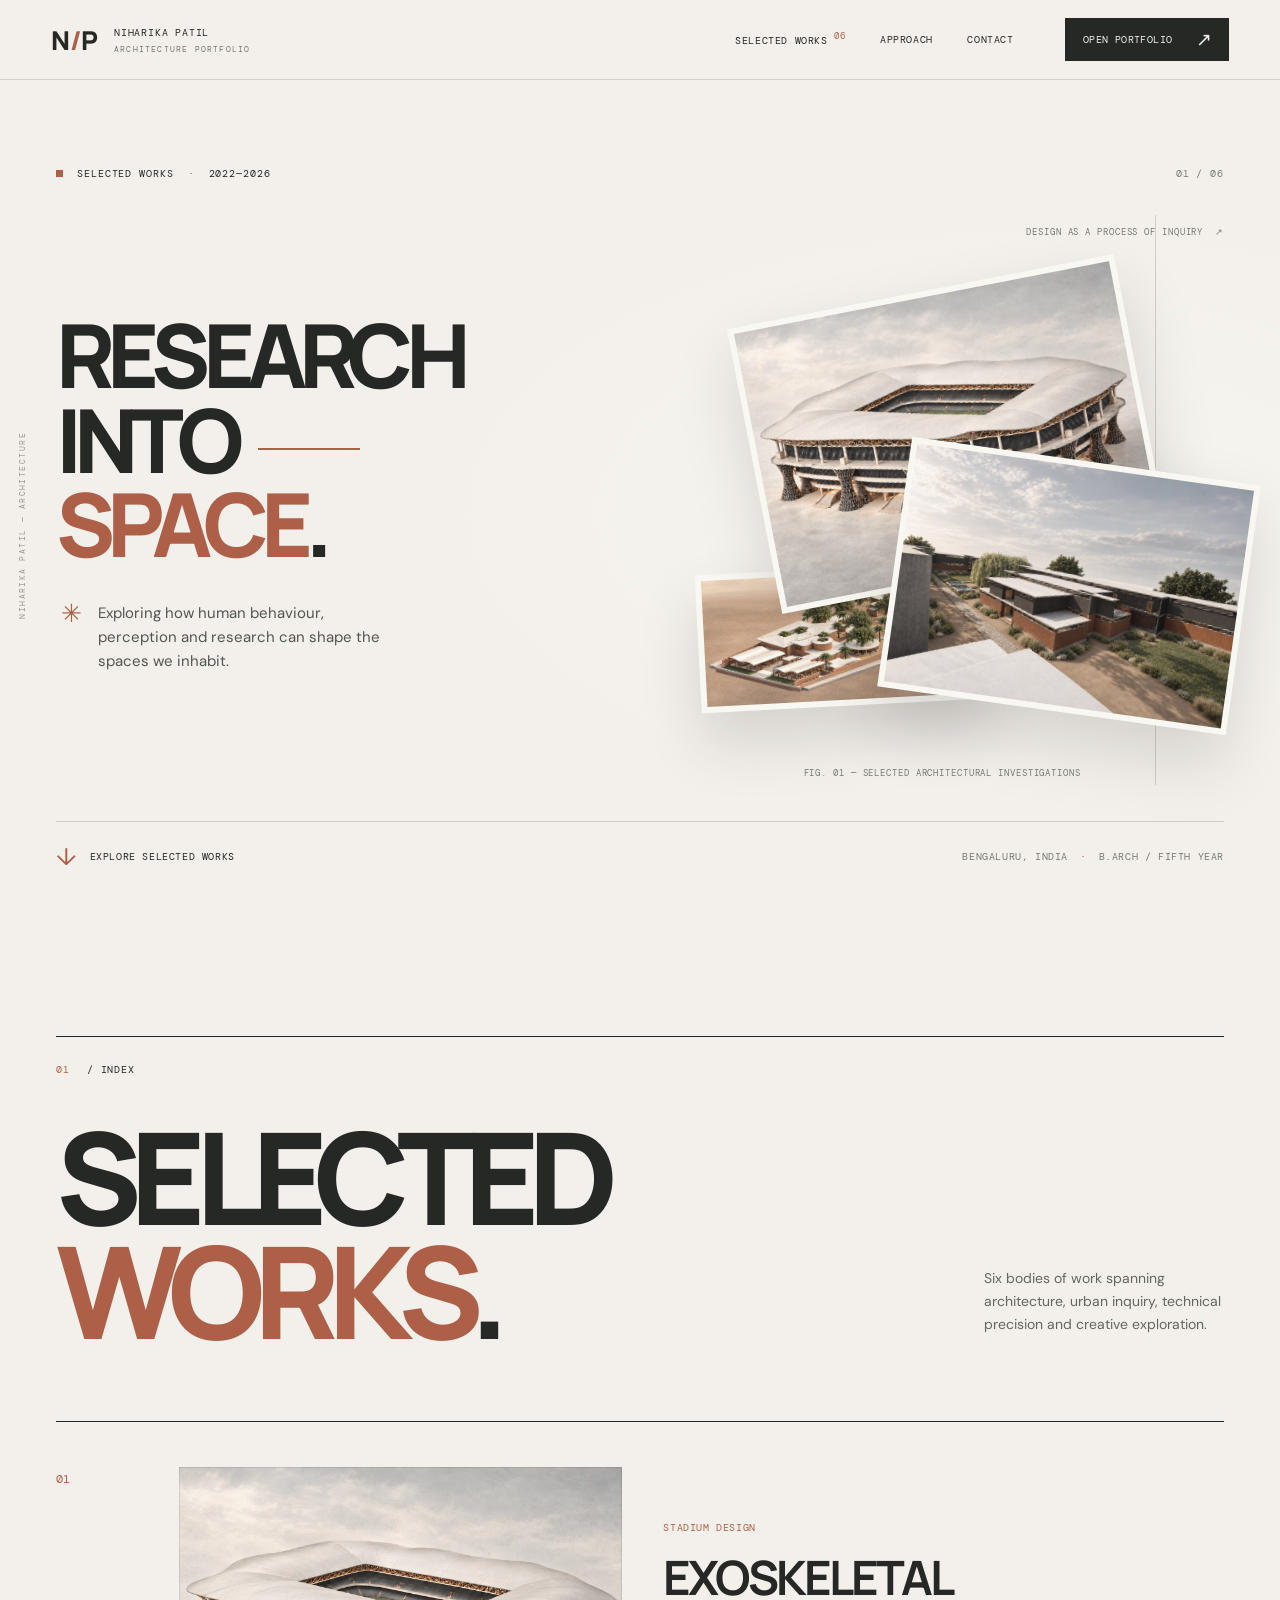
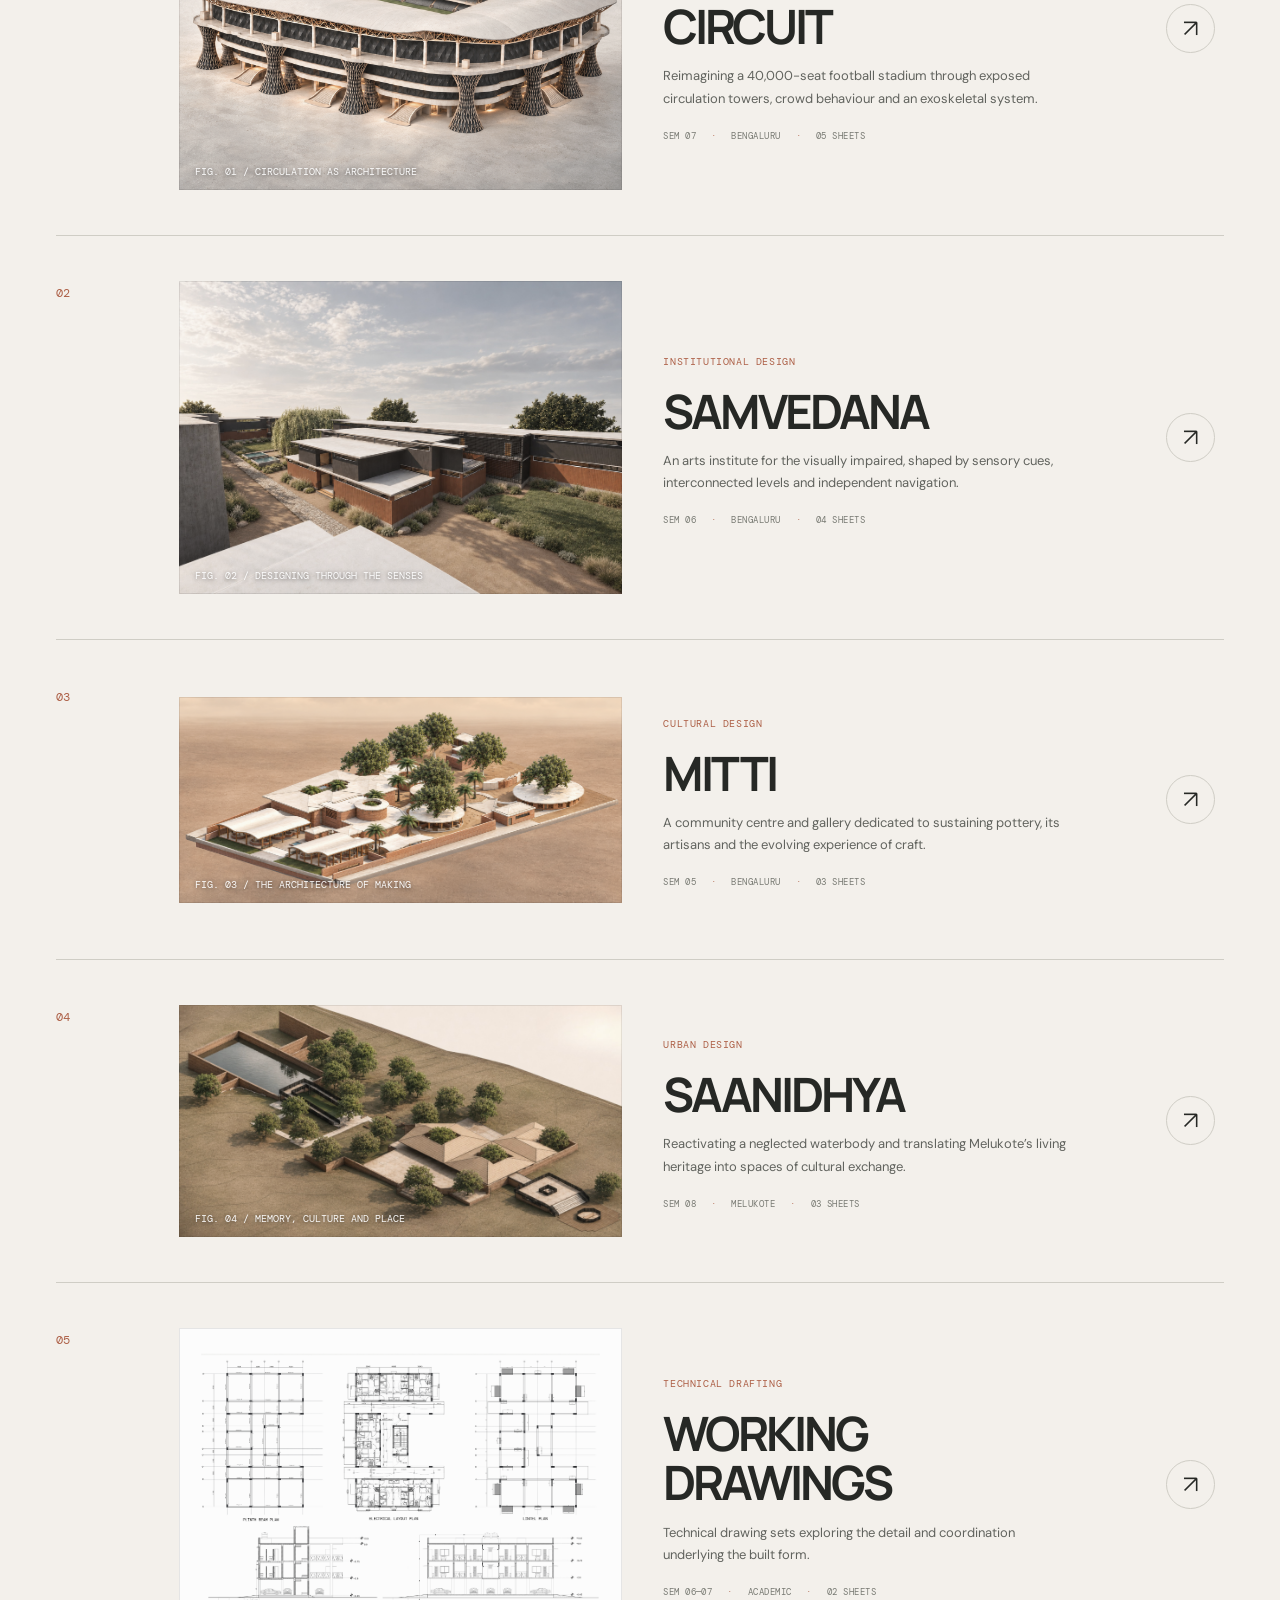
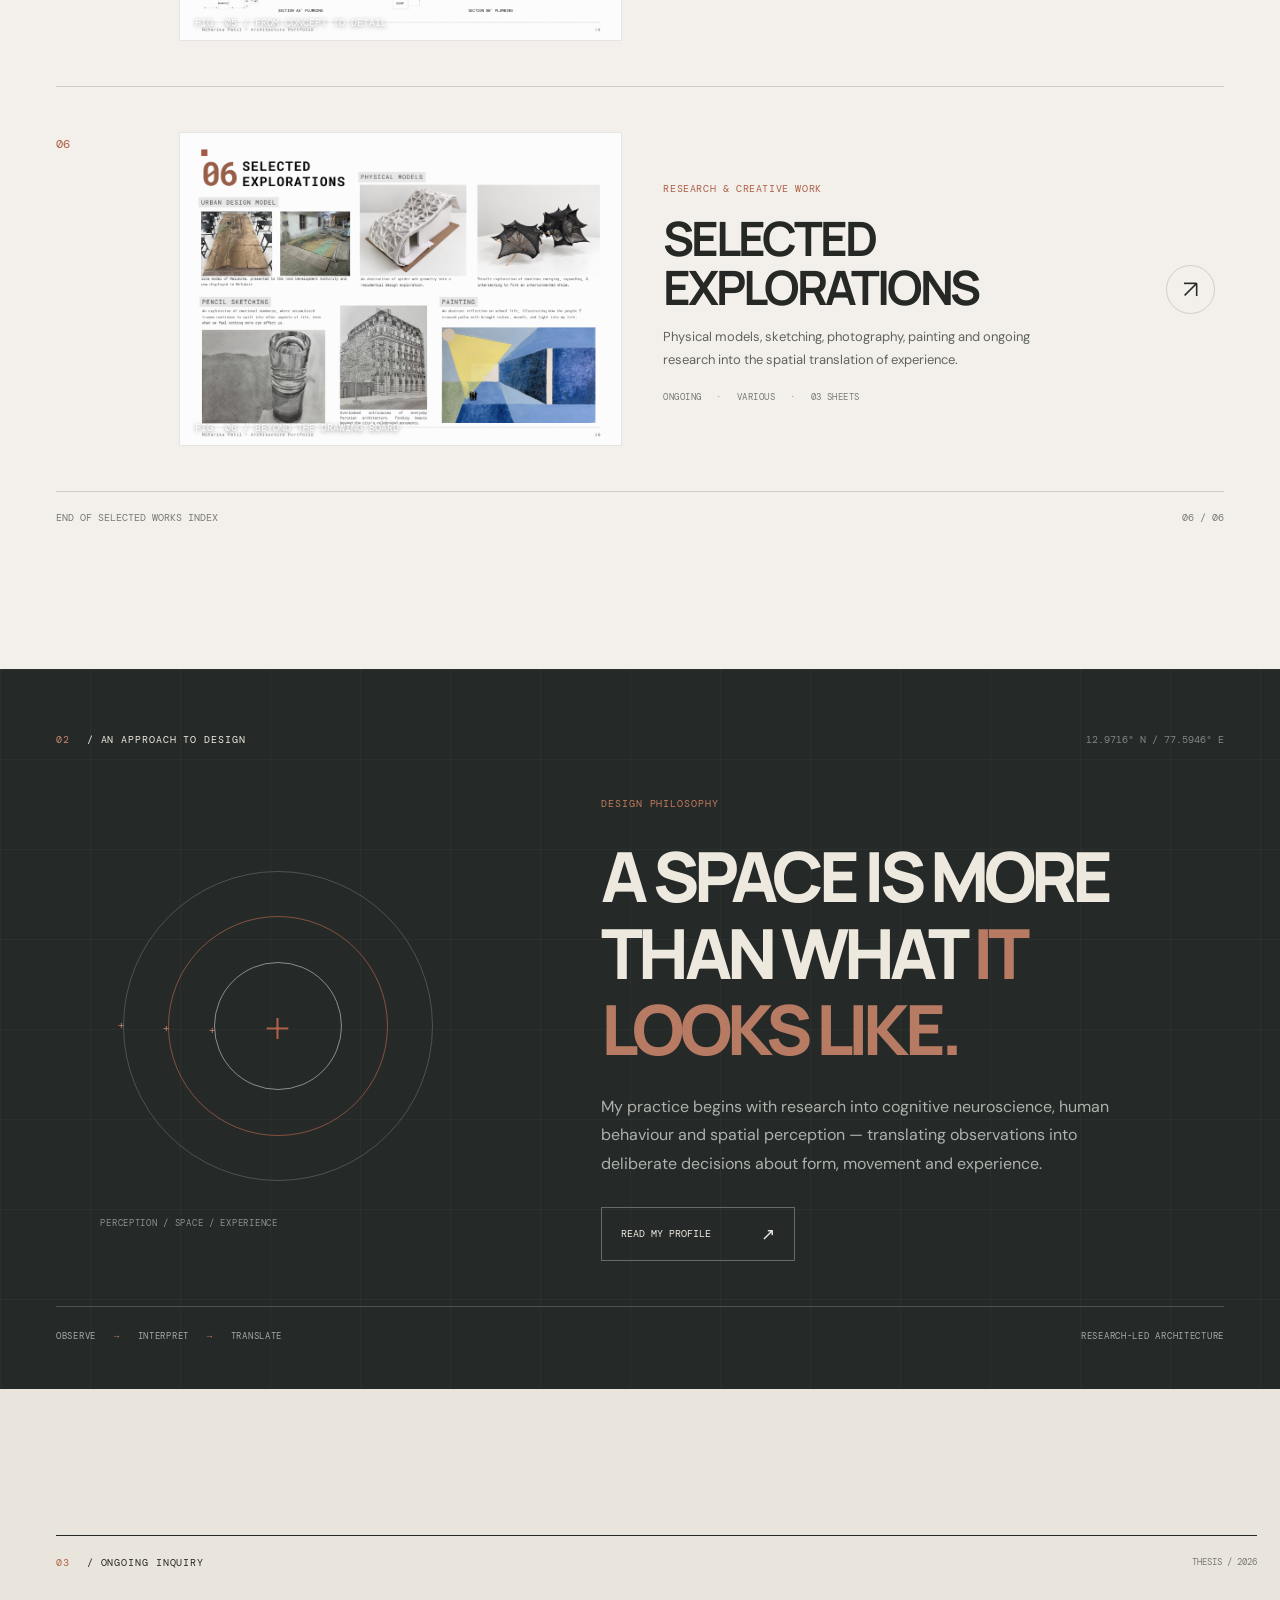
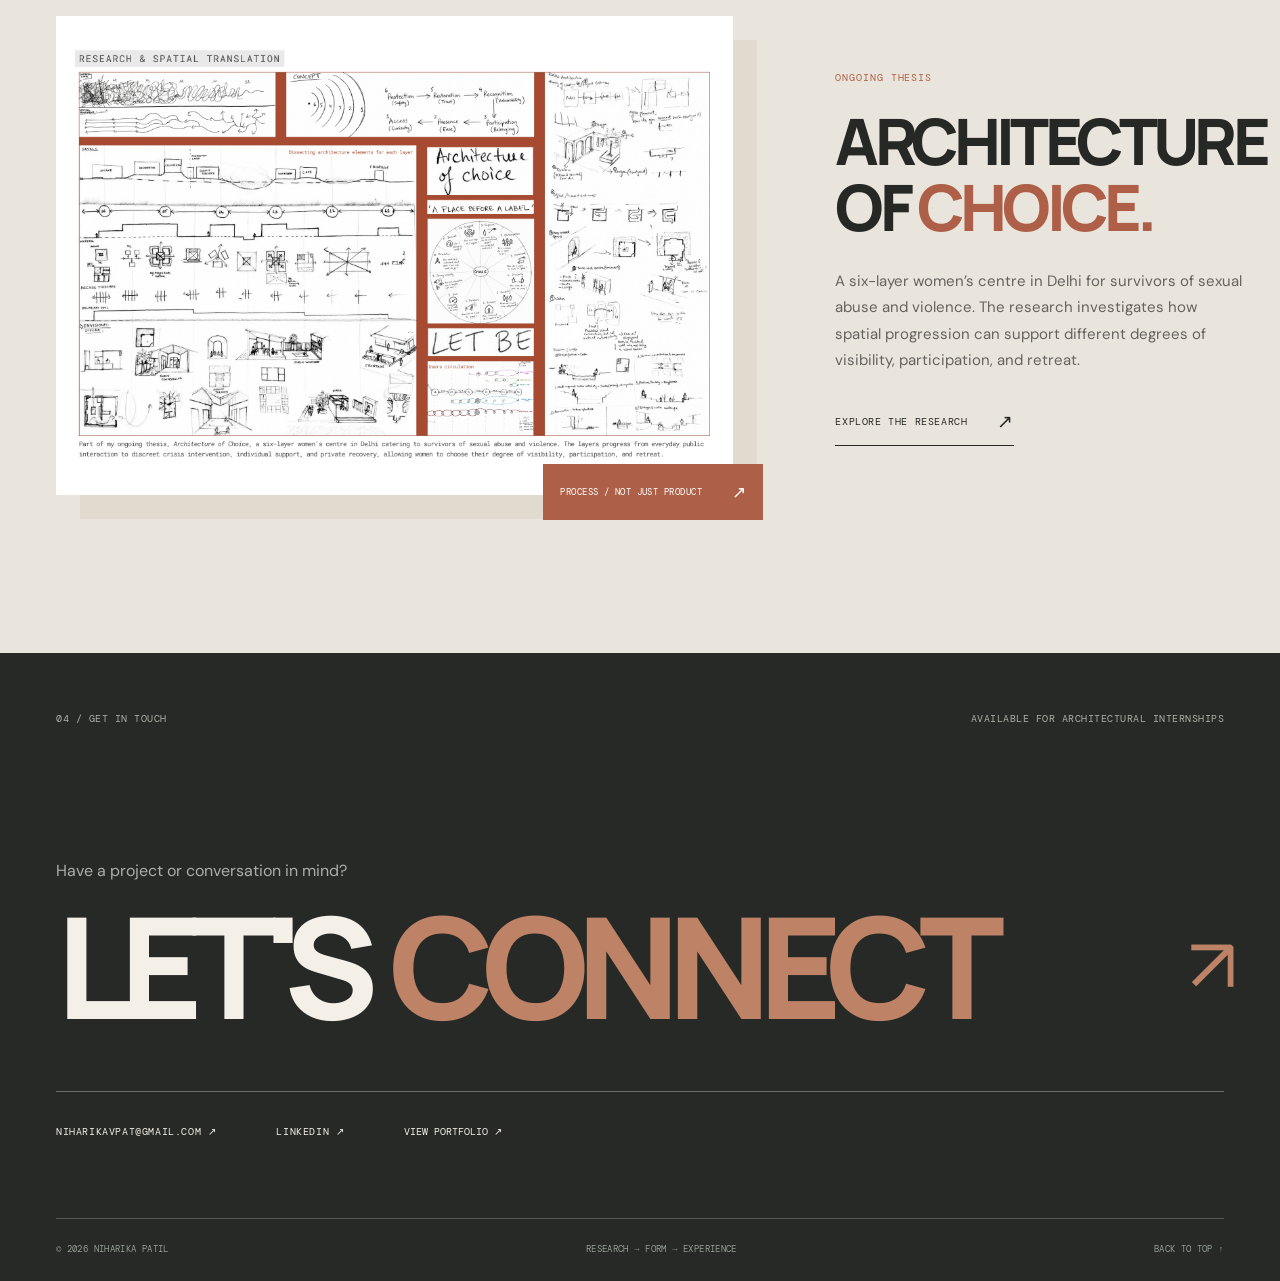
<file: index.html>
<!doctype html>
<html lang="en">
<head>
  <meta charset="utf-8" />
  <meta name="viewport" content="width=device-width, initial-scale=1, viewport-fit=cover" />
  <meta name="theme-color" content="#f3f0eb" />
  <meta name="description" content="Selected architectural works by Niharika Patil, 2022–2026. Research, perception and human experience translated into architecture." />
  <meta property="og:title" content="Niharika Patil — Architecture Portfolio" />
  <meta property="og:description" content="Selected works 2022–2026. An exploration of research, behaviour and spatial experience." />
  <meta property="og:type" content="website" />
  <meta property="og:image" content="assets/site-preview.webp" />
  <meta name="color-scheme" content="light" />
  <link rel="icon" href="assets/mark.svg" type="image/svg+xml" />
  <link rel="preconnect" href="https://fonts.googleapis.com" />
  <link rel="preconnect" href="https://fonts.gstatic.com" crossorigin />
  <link href="https://fonts.googleapis.com/css2?family=DM+Mono:wght@400;500&family=DM+Sans:wght@400;500;600;700&family=Manrope:wght@400;500;600;700;800&display=swap" rel="stylesheet" />
  <link rel="stylesheet" href="styles.css?v=20261020-original-images" />
  <title>Niharika Patil — Selected Works</title>
</head>
<body>
  <a class="skip-link" href="#projects">Skip to projects</a>
  <div class="reading-progress" id="reading-progress" aria-hidden="true"></div>
  <header class="site-header" id="site-header">
    <a href="#home" class="brand" aria-label="Niharika Patil — Home">
      <span class="brand-mark">N<span class="brand-accent">/</span>P</span>
      <span class="brand-copy">NIHARIKA PATIL <span>ARCHITECTURE PORTFOLIO</span></span>
    </a>
    <nav class="site-navigation" aria-label="Main navigation">
      <a href="#projects" data-nav="projects">SELECTED WORKS <sup>06</sup></a>
      <a href="#approach" data-nav="approach">APPROACH</a>
      <a href="#contact" data-nav="contact">CONTACT</a>
    </nav>
    <button class="top-action" id="open-deck" type="button" aria-label="Open complete portfolio">
      <span>OPEN PORTFOLIO</span>
      <span class="button-arrow" aria-hidden="true">↗</span>
    </button>
    <button id="mobile-menu-button" class="mobile-menu-button" type="button" aria-label="Open navigation" aria-expanded="false"><span></span><span></span></button>
  </header>

  <main>
    <section class="hero" id="home" aria-labelledby="hero-title">
      <div class="hero-grid" aria-hidden="true"></div>
      <div class="hero-content page-width">
        <div class="hero-kicker" data-reveal><span class="line-swatch"></span> SELECTED WORKS <span class="dot-sep">·</span> 2022—2026 <span class="hero-kicker-count">01 / 06</span></div>
        <div class="hero-copy" data-reveal>
          <h1 id="hero-title">RESEARCH<span class="title-second">INTO <span class="hero-title-line"></span></span><span class="last-word">SPACE<span class="rust-period">.</span></span></h1>
          <div class="hero-description">
            <span class="ornament-cross" aria-hidden="true">✳</span>
            <p>Exploring how human behaviour, perception and research can shape the spaces we inhabit.</p>
          </div>
        </div>
        <div class="hero-art" aria-label="A collage of original architectural designs from this portfolio">
          <div class="hero-image hero-image-a" data-depth="15"><img src="assets/exoskeletal-original.png" width="1470" height="1070" alt="Exoskeletal Circuit football stadium architectural render" fetchpriority="high" /></div>
          <div class="hero-image hero-image-b" data-depth="28"><img src="assets/samvedana-original.jpg" width="2048" height="1446" alt="Samvedana arts institute architectural render" /></div>
          <div class="hero-image hero-image-c" data-depth="11"><img src="assets/mitti-original.png" width="1992" height="926" alt="Mitti pottery community centre architectural render" /></div>
          <div class="hero-orbit-label hero-orbit-top">DESIGN AS A PROCESS OF INQUIRY&nbsp; ↗</div>
          <div class="hero-orbit-label hero-orbit-bottom">FIG. 01 — SELECTED ARCHITECTURAL INVESTIGATIONS</div>
          <div class="hero-axis" aria-hidden="true"></div>
        </div>
        <div class="hero-bottom">
          <a class="discover-link" href="#projects"><span class="discover-icon" aria-hidden="true">↓</span> EXPLORE SELECTED WORKS</a>
          <span class="hero-bottom-note">BENGALURU, INDIA <span class="dot-sep">·</span> B.ARCH / FIFTH YEAR</span>
        </div>
      </div>
      <span class="hero-vertical" aria-hidden="true">NIHARIKA PATIL — ARCHITECTURE</span>
    </section>

    <section class="projects-section" id="projects" aria-labelledby="projects-title">
      <div class="page-width">
        <div class="section-heading" data-reveal>
          <span class="eyebrow"><span class="section-num">01</span> / INDEX</span>
          <div class="section-heading-main">
            <h2 id="projects-title">SELECTED<br/><em>WORKS</em><span class="heading-period">.</span></h2>
            <p>Six bodies of work spanning architecture, urban inquiry, technical precision and creative exploration.</p>
          </div>
        </div>
        <div id="project-list" class="project-list" aria-label="Architecture projects"></div>
        <div class="index-end"><span>END OF SELECTED WORKS INDEX</span><span>06 / 06</span></div>
      </div>
    </section>

    <section class="statement-section" id="approach" aria-labelledby="statement-title">
      <div class="statement-inner page-width">
        <div class="statement-top"><span class="eyebrow"><span class="section-num">02</span> / AN APPROACH TO DESIGN</span><span class="statement-coordinate">12.9716° N / 77.5946° E</span></div>
        <div class="statement-body">
          <div class="statement-graphic" aria-hidden="true"><span class="circle circle-one"></span><span class="circle circle-two"></span><span class="circle circle-three"></span><span class="circle-center">+</span><span class="circle-caption">PERCEPTION / SPACE / EXPERIENCE</span></div>
          <div class="statement-content" data-reveal><span class="tiny-label">DESIGN PHILOSOPHY</span><h2 id="statement-title">A SPACE IS MORE THAN WHAT <em>IT LOOKS LIKE.</em></h2><p>My practice begins with research into cognitive neuroscience, human behaviour and spatial perception — translating observations into deliberate decisions about form, movement and experience.</p><button class="light-button" type="button" data-page="2">READ MY PROFILE <span aria-hidden="true">↗</span></button></div>
        </div>
        <div class="statement-bottom"><span>OBSERVE <b>→</b> INTERPRET <b>→</b> TRANSLATE</span><span>RESEARCH-LED ARCHITECTURE</span></div>
      </div>
    </section>

    <section class="research-section" aria-labelledby="research-title">
      <div class="page-width research-layout">
        <div class="research-top"><span class="eyebrow"><span class="section-num">03</span> / ONGOING INQUIRY</span><span class="research-no">THESIS / 2026</span></div>
        <div class="research-visual" data-reveal><img src="assets/thesis-research-original.png" width="2000" height="1414" loading="lazy" alt="Research drawings and spatial studies from Architecture of Choice, a women's centre thesis"/><div class="research-image-stamp">PROCESS / NOT JUST PRODUCT <span>↗</span></div></div>
        <div class="research-copy" data-reveal><span class="tiny-label dark-label">ONGOING THESIS</span><h2 id="research-title">ARCHITECTURE<br/>OF <em>CHOICE.</em></h2><p>A six-layer women’s centre in Delhi for survivors of sexual abuse and violence. The research investigates how spatial progression can support different degrees of visibility, participation, and retreat.</p><button class="underlined-link" type="button" data-page="23">EXPLORE THE RESEARCH <span>↗</span></button></div>
      </div>
    </section>
  </main>

  <footer class="site-footer" id="contact">
    <div class="page-width footer-layout">
      <div class="footer-overline"><span>04 / GET IN TOUCH</span><span>AVAILABLE FOR ARCHITECTURAL INTERNSHIPS</span></div>
      <p class="footer-small">Have a project or conversation in mind?</p>
      <a class="footer-mail" href="mailto:niharikavpat@gmail.com">LET'S <span>CONNECT</span><span class="footer-arrow" aria-hidden="true">↗</span></a>
      <div class="footer-links"><a href="mailto:niharikavpat@gmail.com">NIHARIKAVPAT@GMAIL.COM ↗</a><a href="https://www.linkedin.com/in/niharika-patil-43bb201a4/" target="_blank" rel="noopener noreferrer">LINKEDIN ↗</a><button type="button" id="footer-open">VIEW PORTFOLIO ↗</button></div>
      <div class="footer-bottom"><span>© <span id="copyright-year">2026</span> NIHARIKA PATIL</span><span>RESEARCH → FORM → EXPERIENCE</span><a href="#home">BACK TO TOP ↑</a></div>
    </div>
  </footer>

  <!-- Interactive PDF gallery: originals are preserved as individually paginated PDF files. -->
  <div class="viewer" id="viewer" role="dialog" aria-modal="true" aria-labelledby="viewer-heading" aria-hidden="true" inert>
    <div class="viewer-topbar">
      <div class="viewer-brand"><span class="viewer-brand-symbol">N/P</span><span>THE ARCHIVE <small> / NIHARIKA PATIL</small></span></div>
      <div class="viewer-breadcrumb"><span id="viewer-breadcrumb-project">SELECTED WORKS</span><span class="bc-slash">/</span><span id="viewer-breadcrumb-page">SHEET 01</span></div>
      <div class="viewer-actions"><button class="viewer-text-button" type="button" id="viewer-fullscreen" aria-label="Toggle fullscreen"><span class="icon-fullscreen">⛶</span><span class="hide-small">FULLSCREEN</span></button><button class="viewer-close" type="button" id="viewer-close" aria-label="Close portfolio viewer">×</button></div>
    </div>
    <div class="viewer-body">
      <aside class="viewer-sidebar" aria-label="Project navigation">
        <div class="sidebar-top"><span class="tiny-label">PORTFOLIO CONTENTS</span><h2 id="viewer-heading">SELECTED<br/>WORKS<span>.</span></h2><p>2022 — 2026<br/>24 ORIGINAL SHEETS</p></div>
        <nav id="viewer-chapters" class="viewer-chapters" aria-label="Portfolio chapters"></nav>
        <div class="sidebar-footer"><div class="sidebar-footer-line"></div><span>SCROLL / ZOOM / EXPLORE</span><span class="sidebar-mark">NP↗</span></div>
      </aside>
      <div class="viewer-main">
        <div class="viewer-stage-toolbar"><div><span class="viewer-live-mark"></span><span id="viewer-sheet-label">COVER / SHEET 01</span></div><span class="viewer-meta" id="viewer-meta">A3 LANDSCAPE · ORIGINAL PDF</span></div>
        <div class="viewer-stage" id="viewer-stage" tabindex="0" aria-label="Zoomable architectural PDF page">
          <div class="viewer-loading" id="viewer-loading" role="status" aria-live="polite"><span class="loading-cross">✳</span><span>PREPARING THE DRAWING</span><span class="loading-progress"></span></div>
          <div class="pdf-frame" id="pdf-frame"><canvas id="pdf-canvas" aria-label="Architecture portfolio page"></canvas><iframe id="pdf-fallback" title="Architecture portfolio PDF sheet" hidden></iframe></div>
          <div class="viewer-stage-corner corner-a" aria-hidden="true"></div><div class="viewer-stage-corner corner-b" aria-hidden="true"></div>
        </div>
        <div class="viewer-controls">
          <div class="viewer-page-nav"><button type="button" id="viewer-prev" aria-label="Previous sheet" class="viewer-arrow">←</button><span id="viewer-page-count">01 <span>/</span> 24</span><button type="button" id="viewer-next" aria-label="Next sheet" class="viewer-arrow">→</button></div>
          <div class="viewer-zoom"><button type="button" id="zoom-out" aria-label="Zoom out">−</button><span id="zoom-label">FIT</span><button type="button" id="zoom-in" aria-label="Zoom in">+</button><button type="button" id="zoom-reset" class="fit-button">FIT</button></div>
          <div class="viewer-download"><a id="download-sheet" href="pages/sheet-01.pdf" download="Niharika-Patil-Sheet-01.pdf" aria-label="Download current PDF sheet">↓ <span class="hide-small">DOWNLOAD SHEET</span></a><a id="download-full" href="#" target="_blank" rel="noopener noreferrer" hidden>FULL PDF ↗</a></div>
        </div>
        <div class="viewer-thumbs" id="viewer-thumbs" aria-label="Sheets in current chapter"></div>
      </div>
    </div>
    <div class="viewer-footnote"><span>THE ORIGINAL DRAWINGS, UNALTERED</span><span>USE ← → TO TURN PAGES <span class="hide-small"> · + / − TO ZOOM · ESC TO CLOSE</span></span></div>
  </div>
  <div class="toast" role="status" id="toast" aria-live="polite"></div>
  <script type="module" src="app.js?v=20261020-original-images"></script>
</body>
</html>
</file>
<file: styles.css>
:root{--paper:#f3f0eb;--paper2:#ebe7df;--ink:#262825;--muted:#787a73;--rust:#ad6047;--rust-dark:#87452f;--line:#cfcdc5;--dark:#252a29;--dark2:#1d2120;--mono:'DM Mono','Courier New',monospace;--display:'Manrope','Arial',sans-serif;--sans:'DM Sans','Arial',sans-serif;--header-h:80px}
*,*::before,*::after{box-sizing:border-box}html{scroll-behavior:smooth}body{margin:0;background:var(--paper);color:var(--ink);font-family:var(--sans);-webkit-font-smoothing:antialiased;overflow-x:hidden}body.viewer-open{overflow:hidden}button,a{-webkit-tap-highlight-color:transparent}a{color:inherit;text-decoration:none}button{color:inherit;font:inherit;cursor:pointer}button:disabled{opacity:.3;cursor:not-allowed}img{display:block;max-width:100%}::selection{background:var(--rust);color:#fff}:focus-visible{outline:2px solid var(--rust);outline-offset:4px}.page-width{width:min(1440px,calc(100% - 112px));margin:0 auto}.skip-link{position:absolute;top:-100px;left:12px;z-index:1500;background:#fff;padding:12px}.skip-link:focus{top:12px}.reading-progress{position:fixed;height:2px;width:0;left:0;top:0;background:var(--rust);z-index:1101;pointer-events:none}.site-header{position:fixed;z-index:200;top:0;left:0;width:100%;height:var(--header-h);display:flex;align-items:center;padding:0 clamp(24px,4vw,72px);gap:4vw;border-bottom:1px solid rgba(38,40,37,.14);background:rgba(243,240,235,.88);backdrop-filter:blur(18px);transition:background .4s}.site-header.scrolled{background:rgba(243,240,235,.97)}.brand{display:flex;gap:14px;align-items:center;flex:1;min-width:0}.brand-mark{font-family:var(--display);font-size:26px;letter-spacing:-.13em;line-height:1;font-weight:800;margin-right:5px}.brand-accent{color:var(--rust);margin:0 3px}.brand-copy{font-family:var(--mono);font-size:10px;letter-spacing:.08em;white-space:nowrap}.brand-copy span{display:block;color:var(--muted);font-size:8px;margin-top:5px;letter-spacing:.15em}.site-navigation{display:flex;align-items:center;gap:clamp(14px,2.7vw,44px);height:100%;white-space:nowrap}.site-navigation a{font-family:var(--mono);font-size:10px;letter-spacing:.06em;transition:color .2s}.site-navigation a:hover{color:var(--rust)}.site-navigation sup{font-size:9px;color:var(--rust);position:relative;top:-.1em}.top-action{border:1px solid var(--ink);background:var(--ink);color:var(--paper);padding:13px 15px 13px 17px;display:flex;align-items:center;justify-content:space-between;gap:24px;font:10px var(--mono);letter-spacing:.04em;white-space:nowrap;transition:background .2s,border-color .2s,transform .2s}.top-action:hover{background:var(--rust-dark);border-color:var(--rust-dark);transform:translateY(-2px)}.button-arrow{font-size:19px;line-height:.8}.mobile-menu-button{display:none;border:0;background:transparent;padding:10px}.mobile-menu-button span{display:block;width:22px;height:1px;background:var(--ink);margin:6px 0}.hero{min-height:min(930px,100svh);position:relative;overflow:hidden;padding-top:var(--header-h);background:radial-gradient(ellipse at 81% 57%,#f7f5f0 0%,transparent 43%),var(--paper)}.hero-grid{position:absolute;inset:0;opacity:.3;pointer-events:none;background-image:linear-gradient(90deg,transparent calc(25% - .5px),#d8d5ce 25%,transparent calc(25% + .5px),transparent calc(50% - .5px),#d8d5ce 50%,transparent calc(50% + .5px),transparent calc(75% - .5px),#d8d5ce 75%,transparent calc(75% + .5px)),linear-gradient(0deg,transparent calc(50% - .5px),#d8d5ce 50%,transparent calc(50% + .5px))}.hero-content{position:relative;min-height:calc(min(930px,100svh) - var(--header-h));display:grid;grid-template-columns:1.1fr .9fr;grid-template-rows:100px 1fr 95px}.hero-kicker{grid-column:1/3;align-self:end;display:flex;align-items:center;gap:14px;font:10px var(--mono);letter-spacing:.09em}.line-swatch{height:7px;width:7px;background:var(--rust)}.dot-sep{color:var(--rust)}.hero-kicker-count{margin-left:auto;color:var(--muted)}.hero-copy{grid-column:1;grid-row:2;display:flex;flex-direction:column;justify-content:center;z-index:5;pointer-events:none}.hero h1{font:800 clamp(62px,6.9vw,122px)/.96 var(--display);letter-spacing:-.088em;margin:0 0 35px;white-space:nowrap}.hero h1 span{display:block}.hero h1 .title-second{display:flex;gap:22px;align-items:center}.hero-title-line{display:inline-block!important;width:clamp(70px,8vw,146px);height:2px;background:var(--rust);transform:translateY(10px)}.hero h1 .last-word{color:var(--rust)}.rust-period{display:inline!important;color:var(--ink)}.hero-description{display:flex;gap:16px;align-items:start;max-width:350px;padding-left:5px}.hero-description p{font-size:15px;line-height:1.6;color:#525650;margin:0}.ornament-cross{font-size:25px;color:var(--rust);line-height:1}.hero-art{grid-row:2;grid-column:2;position:relative;min-height:530px;margin:35px 0 20px}.hero-image{position:absolute;box-shadow:0 30px 60px rgba(36,30,20,.15);border:6px solid #f8f7f2;overflow:hidden;--mx:0px;--my:0px;transform:translate3d(var(--mx),var(--my),0) rotate(var(--rotate));transition:transform .7s cubic-bezier(.23,1,.32,1),filter .5s}.hero-image img{width:100%;height:100%;object-fit:contain;filter:saturate(.75)}.hero-image-a{--rotate:-11deg;left:10%;top:13%;width:75%;height:49%;z-index:2}.hero-image-b{--rotate:8deg;left:37%;top:43%;width:67%;height:41%;z-index:3}.hero-image-c{--rotate:-3deg;left:0;top:62%;width:54%;height:31%;z-index:1}.hero-image:hover{z-index:10;filter:saturate(1.25);--rotate:0deg}.hero-axis{position:absolute;right:13%;top:0;bottom:0;width:1px;background:var(--line)}.hero-orbit-label{position:absolute;font:9px var(--mono);letter-spacing:.1em;color:var(--muted);z-index:4;white-space:nowrap}.hero-orbit-top{top:2%;right:0}.hero-orbit-bottom{bottom:1%;left:20%}.hero-bottom{grid-row:3;grid-column:1/3;align-self:end;display:flex;justify-content:space-between;align-items:center;padding:19px 0 28px;border-top:1px solid var(--line)}.discover-link,.hero-bottom-note{font:10px var(--mono);letter-spacing:.06em;display:flex;align-items:center;gap:12px}.discover-link:hover .discover-icon{transform:translateY(5px)}.discover-icon{font:24px var(--sans);transition:transform .25s;color:var(--rust)}.hero-bottom-note{color:var(--muted)}.hero-vertical{position:absolute;left:17px;top:48%;writing-mode:vertical-rl;transform:rotate(180deg);font:8px var(--mono);letter-spacing:.18em;color:#999a92}.projects-section{padding:136px 0 145px;background:var(--paper)}.eyebrow,.tiny-label{font:10px var(--mono);letter-spacing:.09em}.section-num{color:var(--rust);margin-right:10px}.section-heading{border-top:1px solid var(--ink);padding-top:20px;margin-bottom:73px}.section-heading-main{display:flex;align-items:end;justify-content:space-between;gap:60px;margin-top:42px}.section-heading h2{font:800 clamp(69px,10vw,164px)/.89 var(--display);letter-spacing:-.09em;margin:0}.section-heading h2 em{font-style:normal;color:var(--rust)}.section-heading .heading-period{color:var(--ink)}.section-heading-main p{max-width:240px;font-size:14px;line-height:1.65;margin:0 0 12px;color:#646760}.project-list{border-top:1px solid var(--ink)}.project-row{position:relative;display:grid;grid-template-columns:7% 38% 1fr 5%;align-items:center;gap:3.5%;padding:45px 0;min-height:320px;border-bottom:1px solid var(--line);transition:padding .35s;background:transparent}.project-row:hover{padding-left:12px;padding-right:12px}.project-number{font:12px var(--mono);color:var(--rust);align-self:start;padding-top:4px}.project-picture{position:relative;overflow:hidden;height:260px;isolation:isolate;background:#dfdad0}.project-picture:after{content:"";position:absolute;inset:0;border:1px solid rgba(35,36,33,.1);pointer-events:none}.project-picture img{width:100%;height:100%;object-fit:contain;filter:saturate(.8) contrast(.98);transition:transform .9s cubic-bezier(.23,1,.32,1),filter .5s}.project-row:hover img{transform:none;filter:saturate(1)}.project-picture .picture-index{position:absolute;left:16px;bottom:12px;color:rgba(255,255,255,.95);font:10px var(--mono);z-index:2;text-shadow:0 1px 4px #0008}.project-info{padding-right:25px}.project-type{font:10px var(--mono);letter-spacing:.06em;color:var(--rust)}.project-info h3{font:700 clamp(33px,3.7vw,62px)/1.04 var(--display);letter-spacing:-.065em;margin:17px 0 14px}.project-info h3 span{display:block}.project-description{font-size:13px;line-height:1.7;max-width:410px;color:#61635e;margin:0 0 20px}.project-facts{display:flex;gap:15px;flex-wrap:wrap;font:9px var(--mono);letter-spacing:.05em;color:var(--muted)}.project-facts span:not(:first-child):before{content:'·';margin-right:15px;color:var(--rust)}.project-open{border:1px solid var(--line);border-radius:50%;height:49px;width:49px;display:flex;align-items:center;justify-content:center;font-size:25px;font-weight:300;transition:transform .3s,background .3s,color .3s,border-color .3s}.project-row:hover .project-open{background:var(--rust);border-color:var(--rust);color:white;transform:rotate(45deg)}.project-row{cursor:pointer}.project-row:focus-visible{outline-offset:-2px}.index-end{display:flex;justify-content:space-between;padding-top:19px;font:10px var(--mono);color:var(--muted)}.statement-section{background:var(--dark);color:#eee9df;min-height:720px;padding:64px 0 38px;position:relative;overflow:hidden}.statement-section:after{content:'';pointer-events:none;position:absolute;inset:0;background-image:linear-gradient(rgba(255,255,255,.027) 1px,transparent 1px),linear-gradient(90deg,rgba(255,255,255,.027) 1px,transparent 1px);background-size:90px 90px}.statement-inner{position:relative;z-index:1}.statement-top,.statement-bottom{display:flex;justify-content:space-between;align-items:center}.statement-top .section-num{color:#ca876c}.statement-coordinate{font:10px var(--mono);color:#828884}.statement-body{display:grid;grid-template-columns:38% 1fr;min-height:560px;align-items:center}.statement-graphic{width:100%;height:450px;position:relative;display:flex;align-items:center;justify-content:center}.circle{position:absolute;border:1px solid rgba(220,225,215,.22);border-radius:50%;aspect-ratio:1}.circle-one{width:310px}.circle-two{width:220px;border-color:rgba(171,96,71,.72)}.circle-three{width:128px;border-color:rgba(220,225,215,.55)}.circle::before{content:'+';position:absolute;top:47%;left:-6px;color:#b97a60;font-size:12px}.circle-two{animation:rotate-orbit 24s linear infinite}.circle-one{animation:rotate-orbit 35s linear reverse infinite}.circle-center{font:50px var(--sans);font-weight:200;color:var(--rust)}.circle-caption{position:absolute;bottom:22px;left:10%;font:9px var(--mono);color:#8c928f;letter-spacing:.08em}@keyframes rotate-orbit{to{transform:rotate(360deg)}}.statement-content{padding:30px 4% 30px 14%}.statement-content .tiny-label{color:#c47b5d}.statement-content h2{font:800 clamp(42px,5.4vw,82px)/1.1 var(--display);letter-spacing:-.07em;margin:26px 0}.statement-content h2 em{font-style:normal;color:#b67b62}.statement-content p{max-width:530px;font-size:16px;color:#aeb1ac;line-height:1.8;margin:0 0 28px}.light-button{background:transparent;border:1px solid #676b66;color:#eee9df;display:flex;align-items:center;gap:50px;padding:15px 19px;font:10px var(--mono);transition:background .25s,color .25s}.light-button:hover{background:#eee9df;color:var(--dark)}.light-button span{font-size:17px}.statement-bottom{padding-top:23px;border-top:1px solid #4e5350;font:9px var(--mono);letter-spacing:.08em;color:#a7aaa4}.statement-bottom b{font-weight:normal;color:#cc886a;padding:0 12px}.research-section{padding:146px 0 158px;background:#eae5dc}.research-layout{display:grid;grid-template-columns:58% 1fr;column-gap:8%;row-gap:47px}.research-top{display:flex;justify-content:space-between;grid-column:1/3;padding-top:20px;border-top:1px solid var(--ink)}.research-no{font:9px var(--mono);color:var(--muted)}.research-visual{position:relative;align-self:center;background:#d7d0c4;box-shadow:24px 24px 0 rgba(170,150,127,.14)}.research-visual img{width:100%;height:auto;aspect-ratio:1.55;object-fit:contain}.research-image-stamp{position:absolute;bottom:-25px;right:-30px;display:flex;align-items:center;gap:30px;padding:17px;background:var(--rust);font:9px var(--mono);color:#fff;letter-spacing:.05em}.research-image-stamp span{font-size:17px}.research-copy{align-self:center;padding-left:2%}.research-copy .tiny-label{color:var(--rust)}.research-copy h2{font:800 clamp(45px,5vw,78px)/1.03 var(--display);letter-spacing:-.075em;margin:22px 0 28px}.research-copy h2 em{font-style:normal;color:var(--rust)}.research-copy p{max-width:410px;font-size:15px;line-height:1.75;color:#64635e;margin:0 0 36px}.underlined-link{border:0;border-bottom:1px solid var(--ink);padding:0 0 11px;background:none;font:10px var(--mono);letter-spacing:.06em;display:flex;gap:30px;align-items:center;transition:color .2s}.underlined-link:hover{color:var(--rust)}.underlined-link span{font-size:19px}.site-footer{background:#262926;color:#f4f0e8;padding:59px 0 26px}.footer-overline{display:flex;justify-content:space-between;font:10px var(--mono);letter-spacing:.05em;color:#acb0a6}.footer-small{font-size:16px;color:#aaaead;margin:135px 0 14px}.footer-mail{display:flex;align-items:center;font:800 clamp(57px,11vw,167px)/1 var(--display);letter-spacing:-.085em;border-bottom:1px solid #6d706b;padding:0 0 55px;gap:.16em}.footer-mail span:not(.footer-arrow){color:#be8266}.footer-arrow{font:normal clamp(45px,6vw,94px) var(--sans);margin-left:auto;transition:transform .3s;color:#be8266}.footer-mail:hover .footer-arrow{transform:translate(9px,-9px)}.footer-links{display:flex;justify-content:flex-start;gap:60px;flex-wrap:wrap;padding:33px 0 80px;font:10px var(--mono);letter-spacing:.06em}.footer-links a:hover,.footer-links button:hover{color:#cf967d}.footer-links button{border:none;padding:0;background:none;font:inherit;color:inherit}.footer-bottom{border-top:1px solid #555955;padding-top:24px;display:flex;justify-content:space-between;gap:20px;font:9px var(--mono);color:#969e95;letter-spacing:.04em}.footer-bottom a:hover{color:white}
/* Modal PDF gallery */
.viewer{position:fixed;inset:0;z-index:1000;display:flex;flex-direction:column;background:#242826;color:#f5f1e9;visibility:hidden;opacity:0;transform:translateY(14px);transition:opacity .33s,transform .33s,visibility .33s}.viewer.is-open{visibility:visible;opacity:1;transform:none}.viewer-topbar{height:66px;display:flex;align-items:center;justify-content:space-between;gap:16px;padding:0 24px 0 28px;border-bottom:1px solid #464c47;flex-shrink:0}.viewer-brand{display:flex;align-items:center;gap:16px;font:10px var(--mono);letter-spacing:.06em;white-space:nowrap}.viewer-brand-symbol{font:800 21px var(--display);letter-spacing:-.1em}.viewer-brand small{color:#9aa29a;font-size:9px}.viewer-breadcrumb{font:10px var(--mono);color:#f1ede5;display:flex;align-items:center;gap:15px;letter-spacing:.04em;text-align:center}.bc-slash{color:#bb7657}.viewer-actions{display:flex;align-items:center;gap:20px}.viewer-text-button{background:none;border:none;display:flex;align-items:center;gap:7px;font:9px var(--mono)}.icon-fullscreen{font:23px var(--sans)}.viewer-close{width:38px;height:38px;display:grid;place-items:center;border:1px solid #636962;background:none;color:#fff;font:30px/1 var(--sans);transition:background .2s}.viewer-close:hover{background:var(--rust)}.viewer-body{min-height:0;flex:1;display:grid;grid-template-columns:252px minmax(0,1fr)}.viewer-sidebar{border-right:1px solid #434943;display:flex;flex-direction:column;min-height:0;padding:34px 19px 20px 28px}.sidebar-top .tiny-label{color:#a2aaa2;font-size:9px}.sidebar-top h2{font:800 31px/1.06 var(--display);letter-spacing:-.065em;margin:19px 0 15px}.sidebar-top h2 span{color:#bc7254}.sidebar-top p{font:9px/1.75 var(--mono);color:#8e978e;margin:0 0 33px}.viewer-chapters{display:flex;flex-direction:column;overflow-y:auto;padding-bottom:20px;scrollbar-width:thin;scrollbar-color:#515950 transparent}.chapter-btn{display:grid;grid-template-columns:27px 1fr 20px;align-items:center;gap:7px;text-align:left;border:0;border-bottom:1px solid #434943;background:none;color:#a9b0a7;padding:15px 2px;font:9px var(--mono);transition:color .2s,padding .2s}.chapter-btn span:first-child{color:#7f8b81}.chapter-btn strong{font:500 10px var(--mono);line-height:1.45;letter-spacing:-.01em}.chapter-btn .chapter-arrow{font-size:15px;text-align:right;color:#a16851;opacity:0;transition:opacity .2s}.chapter-btn:hover,.chapter-btn.active{color:#f4eee7;padding-left:7px}.chapter-btn.active strong,.chapter-btn.active span:first-child{color:#d48a69}.chapter-btn.active .chapter-arrow,.chapter-btn:hover .chapter-arrow{opacity:1}.sidebar-footer{margin-top:auto;padding-top:25px;font:9px var(--mono);color:#8f978e;display:flex;flex-direction:column;gap:11px}.sidebar-footer-line{width:100%;height:1px;background:#4a4f49}.sidebar-mark{font:800 33px var(--display);color:#a56f56;align-self:flex-end}.viewer-main{display:flex;flex-direction:column;min-width:0;min-height:0;background:#2c312e}.viewer-stage-toolbar{height:45px;min-height:45px;display:flex;justify-content:space-between;align-items:center;gap:15px;padding:0 30px;border-bottom:1px solid #3f4640;font:9px var(--mono);color:#b4bcb2;letter-spacing:.05em}.viewer-live-mark{display:inline-block;height:5px;width:5px;border-radius:50%;background:#ca805e;margin-right:12px;vertical-align:middle}.viewer-meta{color:#89948a}.viewer-stage{flex:1;min-height:0;min-width:0;position:relative;overflow:auto;display:flex;align-items:safe center;justify-content:safe center;padding:26px 28px;background:radial-gradient(circle at center,#404742 0%,#2c312e 73%);scrollbar-color:#697168 transparent;scrollbar-width:thin}.pdf-frame{display:none;position:relative;flex:0 0 auto;background:#fff;box-shadow:0 16px 66px rgba(0,0,0,.36);line-height:0;max-width:none}.pdf-frame.is-visible{display:block}.pdf-frame canvas{display:block;max-width:none}.pdf-frame iframe{display:block;border:none;width:100%;height:100%}.pdf-frame iframe[hidden]{display:none}.viewer-loading{position:absolute;inset:0;display:flex;flex-direction:column;gap:18px;align-items:center;justify-content:center;font:10px var(--mono);letter-spacing:.11em;color:#b1bdb0;background:rgba(44,49,46,.86);z-index:8}.viewer-loading[hidden]{display:none}.loading-cross{font:38px var(--sans);color:#bb7959;animation:rotate-orbit 4s linear infinite}.loading-progress{width:150px;height:1px;background:#535b53;position:relative;overflow:hidden}.loading-progress:after{content:'';position:absolute;height:100%;width:45%;background:#c18164;animation:loading-across 1.2s ease-in-out infinite}@keyframes loading-across{from{left:-45%}to{left:100%}}.viewer-stage-corner{position:absolute;pointer-events:none;width:13px;height:13px;opacity:.25}.corner-a{top:13px;left:17px;border-top:1px solid white;border-left:1px solid white}.corner-b{right:17px;bottom:13px;border-right:1px solid white;border-bottom:1px solid white}.viewer-controls{min-height:63px;flex-shrink:0;display:grid;grid-template-columns:1fr 1fr 1fr;align-items:center;padding:0 25px;border-top:1px solid #444b45;border-bottom:1px solid #444b45;background:#262b28}.viewer-page-nav,.viewer-zoom,.viewer-download{display:flex;gap:14px;align-items:center}.viewer-page-nav{justify-content:flex-start}.viewer-zoom{justify-content:center}.viewer-download{justify-content:flex-end}.viewer-arrow{width:32px;height:32px;border:1px solid #626b61;background:none;color:#f4eee7;font-size:18px;transition:background .2s}.viewer-arrow:hover:not(:disabled){background:#ae7055}.viewer-page-nav>span{font:11px var(--mono);white-space:nowrap}.viewer-page-nav>span span{color:#868f86;margin:0 6px}.viewer-zoom button{border:1px solid #626b61;background:transparent;color:#f2eee8;height:28px;min-width:28px;font-size:16px}.viewer-zoom button:hover:not(:disabled){background:#9e6249}.viewer-zoom #zoom-label{min-width:49px;text-align:center;font:10px var(--mono);white-space:nowrap}.viewer-zoom .fit-button{font:9px var(--mono);padding:0 8px;margin-left:4px}.viewer-download a{white-space:nowrap;font:9px var(--mono);color:#e1e8de;transition:color .2s}.viewer-download a:hover{color:#dd9978}.viewer-thumbs{display:flex;gap:10px;min-height:100px;height:100px;align-items:center;overflow-x:auto;padding:9px 28px;scrollbar-width:thin;scrollbar-color:#505d51 transparent;background:#242926}.thumb-btn{height:76px;flex:0 0 113px;background:transparent;border:1px solid #555d55;position:relative;padding:2px;opacity:.52;transition:opacity .2s,border-color .2s}.thumb-btn:hover,.thumb-btn.active{opacity:1;border-color:#ce8d6d}.thumb-btn img{height:100%;width:100%;object-fit:contain;background:white}.thumb-number{position:absolute;bottom:4px;right:4px;line-height:1;background:#272c29;color:#f5f1e9;font:8px var(--mono);padding:3px}.viewer-footnote{height:24px;min-height:24px;display:flex;align-items:center;justify-content:space-between;padding:0 27px;border-top:1px solid #414740;font:8px var(--mono);letter-spacing:.06em;color:#879086}.toast{position:fixed;z-index:1200;left:50%;bottom:30px;transform:translate(-50%,15px);padding:14px 22px;background:var(--rust);color:white;font:11px var(--mono);opacity:0;pointer-events:none;transition:opacity .2s,transform .2s}.toast.visible{opacity:1;transform:translate(-50%,0)}
[data-reveal]{transition:opacity .9s,transform .9s cubic-bezier(.19,1,.22,1)}.js-ready [data-reveal]:not(.is-revealed){opacity:0;transform:translateY(24px)}
@media(min-width:1550px){.hero h1{font-size:118px}}
@media(max-width:1250px){.page-width{width:calc(100% - 76px)}.hero h1{font-size:clamp(55px,6.9vw,90px)}.hero-art{min-height:470px}.hero-image-a{left:1%;width:83%}.hero-image-b{width:72%;left:31%}.hero-image-c{width:58%}.project-info h3{font-size:clamp(34px,3.3vw,50px)}.project-picture{height:245px}.viewer-body{grid-template-columns:207px minmax(0,1fr)}.viewer-sidebar{padding:26px 14px 16px}.sidebar-top h2{font-size:26px}}
@media(max-width:930px){:root{--header-h:70px}.site-header{padding:0 28px;gap:16px}.brand-copy{font-size:9px}.site-navigation{display:none;position:absolute;top:70px;left:0;right:0;height:auto;flex-direction:column;gap:0;align-items:stretch;background:var(--paper);box-shadow:0 30px 45px #191d1a20;padding:15px 28px}.site-navigation.is-open{display:flex}.site-navigation a{padding:16px 0;border-bottom:1px solid var(--line)}.mobile-menu-button{display:block}.top-action{padding:12px}.top-action span:first-child{display:none}.hero{min-height:750px}.hero-content{min-height:670px;grid-template-columns:1fr 1fr;grid-template-rows:85px 1fr 85px}.hero h1{font-size:clamp(47px,7.2vw,74px)}.hero-art{min-height:410px;margin-top:60px}.hero-description p{font-size:13px}.projects-section{padding:100px 0}.section-heading{margin-bottom:55px}.section-heading h2{font-size:clamp(63px,11vw,100px)}.project-row{grid-template-columns:6% 40% 1fr 6%;gap:2%;min-height:230px;padding:31px 0}.project-picture{height:190px}.project-info h3{font-size:clamp(28px,3.5vw,39px);margin:11px 0}.project-description{font-size:12px;margin-bottom:10px}.project-facts{font-size:8px}.project-open{width:39px;height:39px}.statement-body{grid-template-columns:31% 1fr}.statement-graphic{height:400px}.circle-one{width:250px}.circle-two{width:180px}.circle-three{width:110px}.statement-content{padding-left:8%}.statement-content h2{font-size:clamp(42px,6vw,61px)}.research-layout{column-gap:6%}.research-copy h2{font-size:clamp(39px,5.4vw,60px)}.footer-small{margin-top:100px}.viewer-body{grid-template-columns:minmax(0,1fr)}.viewer-sidebar{display:none}}
@media(max-width:640px){:root{--header-h:65px}.page-width{width:calc(100% - 40px)}.site-header{padding:0 20px}.brand-mark{font-size:25px}.brand-copy{font-size:8px}.brand-copy span{font-size:7px}.site-navigation{top:65px}.hero{min-height:auto}.hero-content{min-height:830px;grid-template-columns:1fr;grid-template-rows:70px auto 350px 76px}.hero-kicker{grid-column:1;grid-row:1;font-size:9px;gap:8px}.hero-kicker-count{display:none}.hero-copy{grid-column:1;grid-row:2;justify-content:flex-end;padding:20px 0 5px}.hero h1{font-size:clamp(54px,12vw,86px);margin:0 0 19px;letter-spacing:-.088em}.hero-title-line{width:55px}.hero-description{max-width:275px}.hero-description p{font-size:13px}.hero-art{grid-column:1;grid-row:3;margin:0;min-height:330px}.hero-image-a{left:12%;top:6%;width:64%;height:53%}.hero-image-b{left:43%;top:43%;width:56%;height:42%}.hero-image-c{left:4%;top:56%;width:51%;height:37%}.hero-orbit-top{font-size:7px;right:4%;top:2%}.hero-orbit-bottom{font-size:7px;left:22%;bottom:0}.hero-bottom{grid-column:1;grid-row:4;padding:17px 0 22px}.hero-bottom-note{display:none}.hero-vertical{display:none}.projects-section{padding:78px 0 85px}.section-heading{margin-bottom:36px}.section-heading-main{display:block;margin-top:33px}.section-heading h2{font-size:clamp(63px,14vw,102px)}.section-heading-main p{max-width:320px;margin-top:24px;font-size:13px}.project-row{display:grid;grid-template-columns:30px 1fr 38px;gap:12px;padding:28px 0 35px;min-height:unset}.project-row:hover{padding-left:0;padding-right:0}.project-number{grid-column:1;grid-row:1;padding-top:7px}.project-picture{grid-column:2/4;grid-row:1;height:auto;aspect-ratio:1.65}.project-info{grid-column:1/3;grid-row:2;padding:0}.project-info h3{font-size:clamp(34px,8vw,53px);margin:13px 0}.project-description{font-size:12px;max-width:340px}.project-facts{font-size:8px;gap:8px}.project-facts span:not(:first-child):before{margin-right:7px}.project-open{grid-column:3;grid-row:2;align-self:start}.statement-section{padding:45px 0 28px;min-height:0}.statement-coordinate{display:none}.statement-body{grid-template-columns:1fr}.statement-graphic{height:280px;grid-row:1}.circle-one{width:215px}.circle-two{width:153px}.circle-three{width:92px}.circle-caption{left:0;bottom:9px}.statement-content{padding:0 0 68px}.statement-content h2{font-size:clamp(44px,10vw,69px);margin:22px 0}.statement-content p{font-size:14px}.statement-bottom{font-size:7px;gap:15px}.statement-bottom span:last-child{display:none}.research-section{padding:78px 0 105px}.research-layout{display:block}.research-top{padding-top:20px;margin-bottom:40px}.research-visual{margin-right:18px}.research-visual img{aspect-ratio:1.5}.research-image-stamp{font-size:8px;right:-15px}.research-copy{padding:60px 0 0}.research-copy h2{font-size:clamp(47px,10vw,65px)}.research-copy p{font-size:14px}.site-footer{padding:40px 0 24px}.footer-overline{font-size:8px}.footer-overline span:last-child{display:none}.footer-small{margin-top:90px;font-size:13px}.footer-mail{font-size:clamp(53px,13vw,89px);flex-wrap:wrap;padding-bottom:36px;gap:.1em}.footer-arrow{font-size:44px}.footer-links{gap:19px;flex-direction:column;padding:28px 0 80px}.footer-bottom{font-size:8px}.footer-bottom span:nth-child(2){display:none}.viewer-topbar{height:55px;padding:0 10px 0 15px;gap:8px}.viewer-brand-symbol{font-size:20px}.viewer-brand>span:last-child{font-size:0}.viewer-brand small{display:none}.viewer-breadcrumb{font-size:8px;gap:7px}.viewer-actions{gap:6px}.viewer-text-button{font-size:8px}.icon-fullscreen{font-size:20px}.viewer-close{height:31px;width:31px;font-size:25px}.hide-small{display:none!important}.viewer-stage-toolbar{height:38px;min-height:38px;padding:0 15px;font-size:8px}.viewer-meta{font-size:7px}.viewer-stage{padding:16px 12px}.viewer-controls{grid-template-columns:1fr 1fr 35px;padding:0 11px;min-height:56px;gap:2px}.viewer-page-nav{gap:6px}.viewer-arrow{height:30px;width:30px}.viewer-page-nav>span{font-size:9px}.viewer-zoom{gap:5px}.viewer-zoom #zoom-label{font-size:9px;min-width:38px}.viewer-zoom .fit-button{display:none}.viewer-download a{font-size:14px}.viewer-thumbs{height:85px;min-height:85px;gap:6px;padding:8px 12px}.thumb-btn{height:65px;flex-basis:100px}.viewer-footnote{padding:0 13px;font-size:7px}}
@media(max-width:390px){.hero h1{font-size:51px}.brand-copy{display:none}.viewer-stage-toolbar .viewer-meta{display:none}}
@media(prefers-reduced-motion:reduce){html{scroll-behavior:auto}*,*::before,*::after{animation-duration:.01ms!important;transition-duration:.01ms!important}.js-ready [data-reveal]:not(.is-revealed){opacity:1;transform:none}}

/* Complete original images: let each frame follow its image proportions. */
.hero-image{height:auto}
.hero-image img,.project-picture img{height:auto}
.project-picture{height:auto;aspect-ratio:auto}
.research-visual img{aspect-ratio:auto}
</file>
